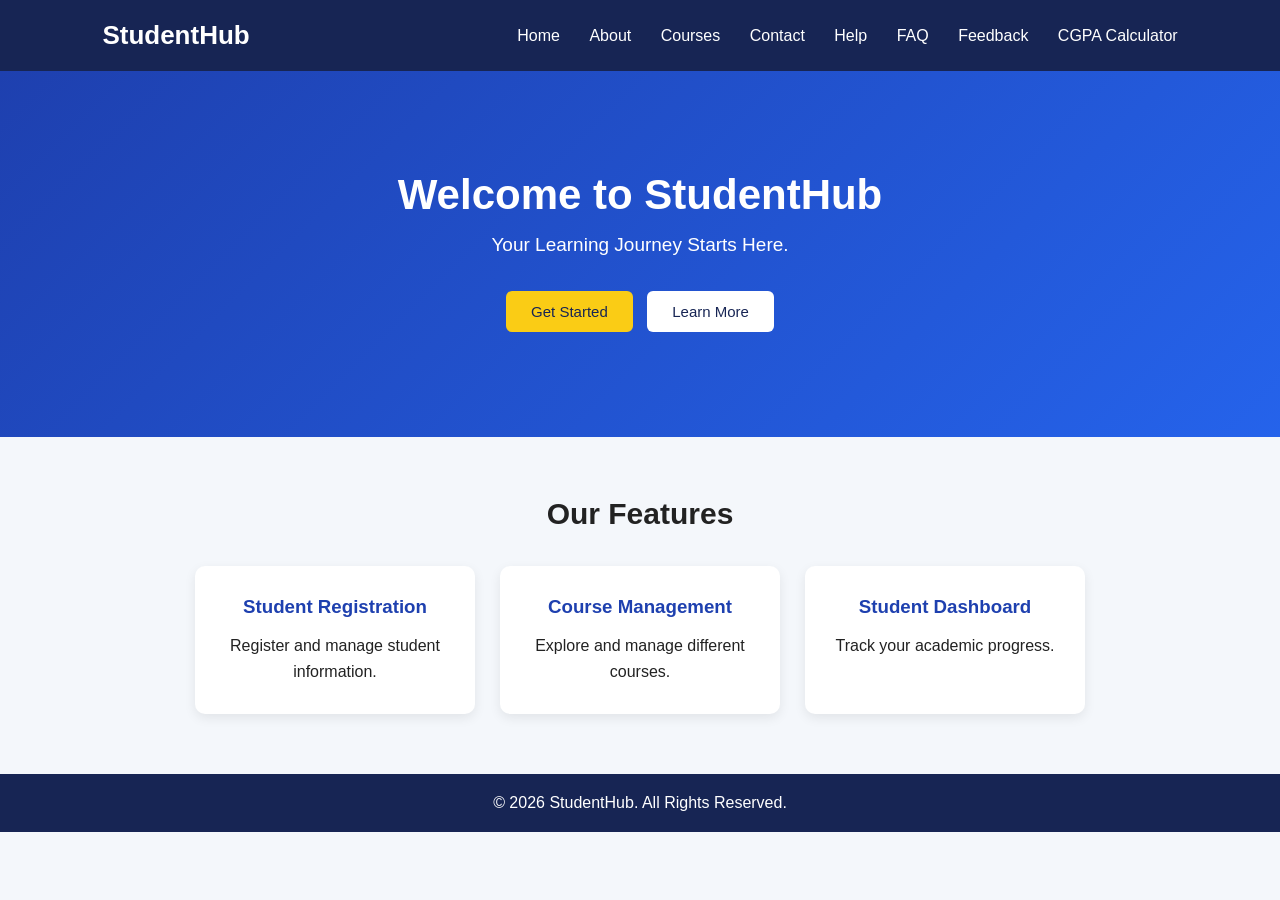
<file: index.html>
<!DOCTYPE html>
<html lang="en">
<head>
    <meta charset="UTF-8">
    <meta name="viewport" content="width=device-width, initial-scale=1.0">
    <title>StudentHub - Student Management</title>
    <link rel="stylesheet" href="style.css">
</head>
<body>

    <header>
        <h2>StudentHub</h2>

        <nav>
            <a href="index.html">Home</a>
            <a href="about.html">About</a>
            <a href="#">Courses</a>
            <a href="#">Contact</a>
            <a href="help.html">Help</a>
            <a href="faq.html">FAQ</a>
            <a href="feedback.html">Feedback</a>
            <a href="cgpa.html">CGPA Calculator</a>
        </nav>
    </header>

    <main class="hero">
        <h1>Welcome to StudentHub</h1>
        <p>Your Learning Journey Starts Here.</p>

        <div class="buttons">
            <button>Get Started</button>
            <button>Learn More</button>
        </div>
    </main>

    <section class="features">
        <h2>Our Features</h2>

        <div class="feature-container">
            <div class="feature">
                <h3>Student Registration</h3>
                <p>Register and manage student information.</p>
            </div>

            <div class="feature">
                <h3>Course Management</h3>
                <p>Explore and manage different courses.</p>
            </div>

            <div class="feature">
                <h3>Student Dashboard</h3>
                <p>Track your academic progress.</p>
            </div>
        </div>
    </section>

    <footer>
        <p>© 2026 StudentHub. All Rights Reserved.</p>
    </footer>
<script src="script.js"></script>
</body>
</html>
</file>
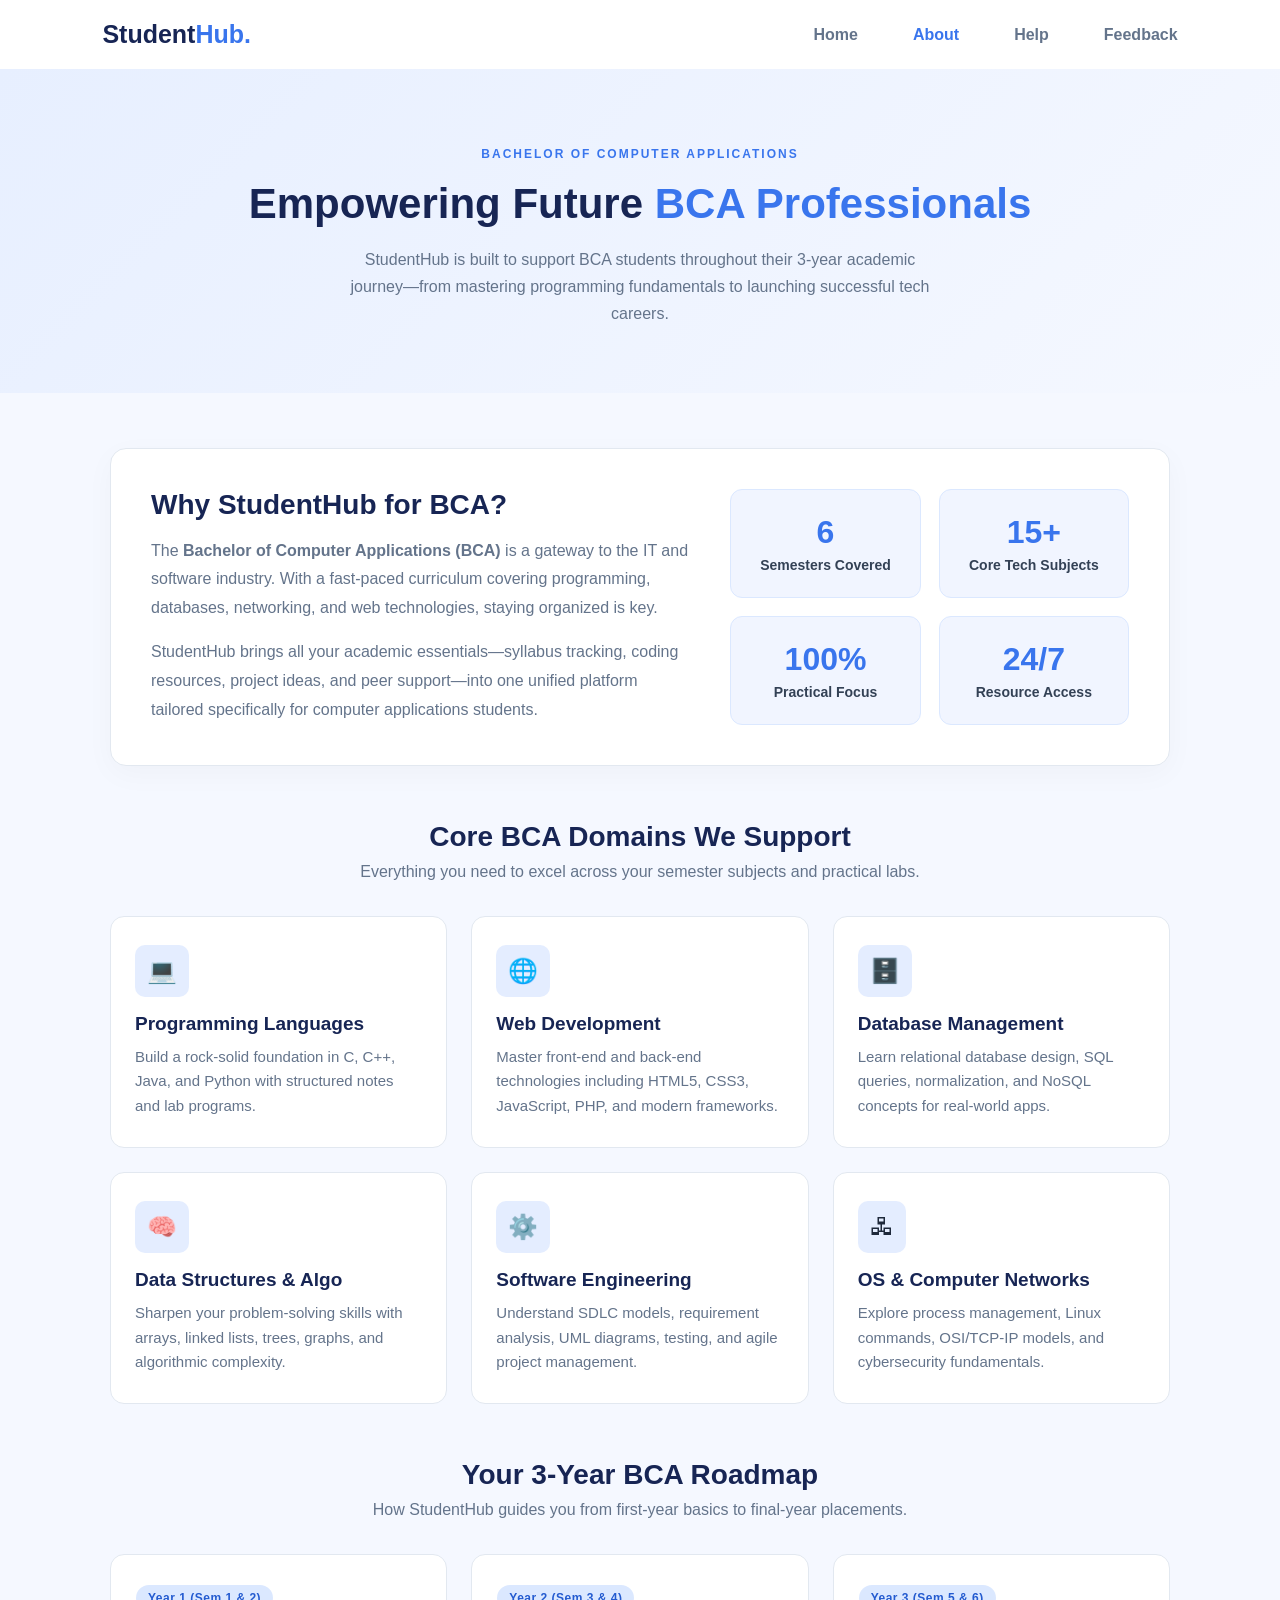
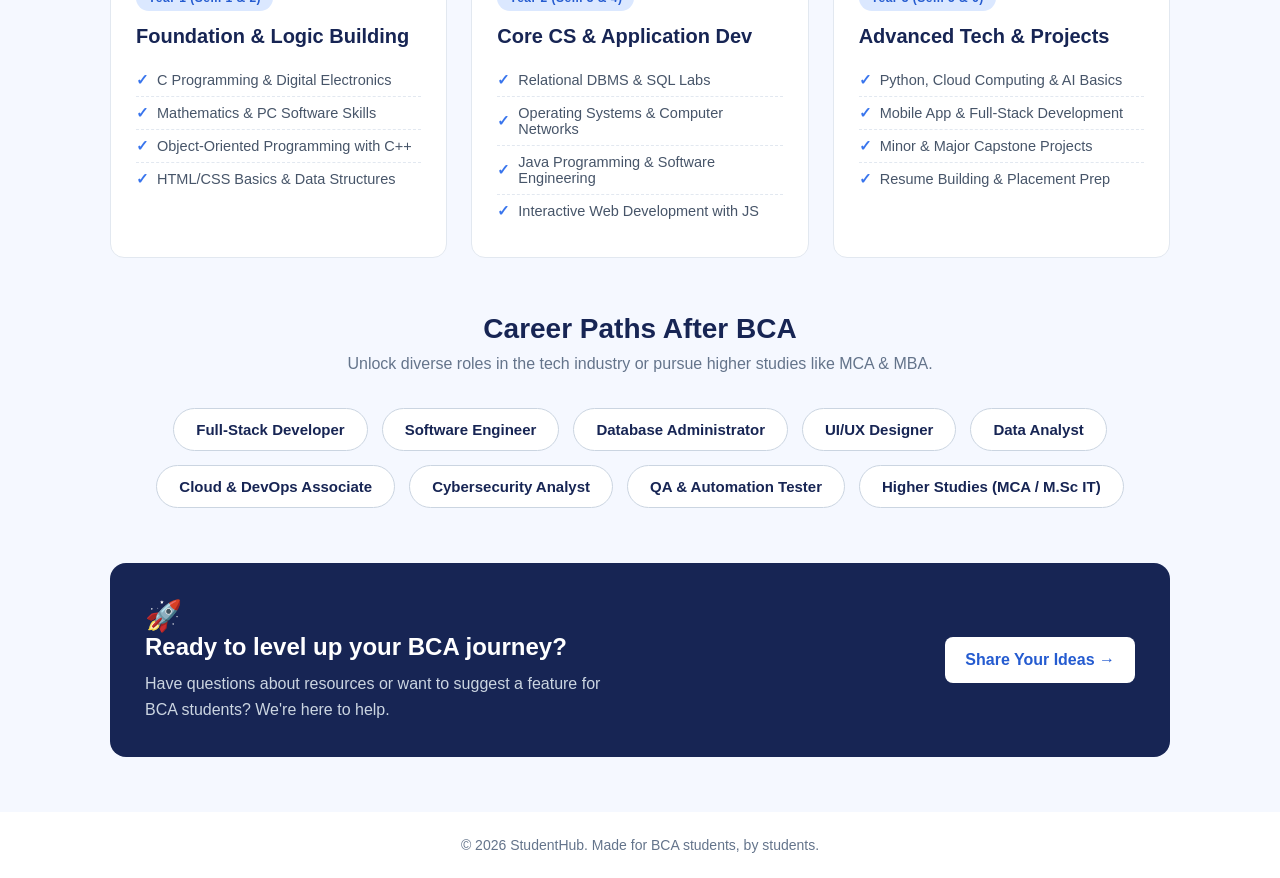
<file: about.html>
<!DOCTYPE html>
<html lang="en">
<head>
    <meta charset="UTF-8">
    <meta name="viewport" content="width=device-width, initial-scale=1.0">
    <title>About BCA | StudentHub</title>
    <link rel="stylesheet" href="style.css">
</head>
<body class="support-page">

    <header class="support-header">
        <a href="index.html" class="support-logo">Student<span>Hub.</span></a>

        <nav class="support-nav">
            <a href="index.html">Home</a>
            <a href="about.html" class="active">About</a>
            <a href="help.html">Help</a>
            <a href="feedback.html">Feedback</a>
        </nav>
    </header>

    <main>
        <section class="about-hero">
            <span class="hero-tag">BACHELOR OF COMPUTER APPLICATIONS</span>
            <h1>Empowering Future <span>BCA Professionals</span></h1>
            <p>StudentHub is built to support BCA students throughout their 3-year academic journey—from mastering programming fundamentals to launching successful tech careers.</p>
        </section>

        <section class="about-container">

            <!-- Mission & Overview -->
            <div class="about-overview">
                <div class="about-text">
                    <h2>Why StudentHub for BCA?</h2>
                    <p>The <strong>Bachelor of Computer Applications (BCA)</strong> is a gateway to the IT and software industry. With a fast-paced curriculum covering programming, databases, networking, and web technologies, staying organized is key.</p>
                    <p>StudentHub brings all your academic essentials—syllabus tracking, coding resources, project ideas, and peer support—into one unified platform tailored specifically for computer applications students.</p>
                </div>
                <div class="about-stats">
                    <div class="stat-box">
                        <h3>6</h3>
                        <p>Semesters Covered</p>
                    </div>
                    <div class="stat-box">
                        <h3>15+</h3>
                        <p>Core Tech Subjects</p>
                    </div>
                    <div class="stat-box">
                        <h3>100%</h3>
                        <p>Practical Focus</p>
                    </div>
                    <div class="stat-box">
                        <h3>24/7</h3>
                        <p>Resource Access</p>
                    </div>
                </div>
            </div>

            <!-- Core Domains Covered -->
            <div class="about-section">
                <div class="section-heading">
                    <h2>Core BCA Domains We Support</h2>
                    <p>Everything you need to excel across your semester subjects and practical labs.</p>
                </div>

                <div class="bca-grid">
                    <div class="bca-card">
                        <span class="bca-icon">💻</span>
                        <h3>Programming Languages</h3>
                        <p>Build a rock-solid foundation in C, C++, Java, and Python with structured notes and lab programs.</p>
                    </div>

                    <div class="bca-card">
                        <span class="bca-icon">🌐</span>
                        <h3>Web Development</h3>
                        <p>Master front-end and back-end technologies including HTML5, CSS3, JavaScript, PHP, and modern frameworks.</p>
                    </div>

                    <div class="bca-card">
                        <span class="bca-icon">🗄️</span>
                        <h3>Database Management</h3>
                        <p>Learn relational database design, SQL queries, normalization, and NoSQL concepts for real-world apps.</p>
                    </div>

                    <div class="bca-card">
                        <span class="bca-icon">🧠</span>
                        <h3>Data Structures & Algo</h3>
                        <p>Sharpen your problem-solving skills with arrays, linked lists, trees, graphs, and algorithmic complexity.</p>
                    </div>

                    <div class="bca-card">
                        <span class="bca-icon">⚙️</span>
                        <h3>Software Engineering</h3>
                        <p>Understand SDLC models, requirement analysis, UML diagrams, testing, and agile project management.</p>
                    </div>

                    <div class="bca-card">
                        <span class="bca-icon">🖧</span>
                        <h3>OS & Computer Networks</h3>
                        <p>Explore process management, Linux commands, OSI/TCP-IP models, and cybersecurity fundamentals.</p>
                    </div>
                </div>
            </div>

            <!-- 3-Year BCA Journey Roadmap -->
            <div class="about-section">
                <div class="section-heading">
                    <h2>Your 3-Year BCA Roadmap</h2>
                    <p>How StudentHub guides you from first-year basics to final-year placements.</p>
                </div>

                <div class="roadmap-grid">
                    <div class="roadmap-card">
                        <span class="year-badge">Year 1 (Sem 1 & 2)</span>
                        <h3>Foundation & Logic Building</h3>
                        <ul>
                            <li>C Programming & Digital Electronics</li>
                            <li>Mathematics & PC Software Skills</li>
                            <li>Object-Oriented Programming with C++</li>
                            <li>HTML/CSS Basics & Data Structures</li>
                        </ul>
                    </div>

                    <div class="roadmap-card">
                        <span class="year-badge">Year 2 (Sem 3 & 4)</span>
                        <h3>Core CS & Application Dev</h3>
                        <ul>
                            <li>Relational DBMS & SQL Labs</li>
                            <li>Operating Systems & Computer Networks</li>
                            <li>Java Programming & Software Engineering</li>
                            <li>Interactive Web Development with JS</li>
                        </ul>
                    </div>

                    <div class="roadmap-card">
                        <span class="year-badge">Year 3 (Sem 5 & 6)</span>
                        <h3>Advanced Tech & Projects</h3>
                        <ul>
                            <li>Python, Cloud Computing & AI Basics</li>
                            <li>Mobile App & Full-Stack Development</li>
                            <li>Minor & Major Capstone Projects</li>
                            <li>Resume Building & Placement Prep</li>
                        </ul>
                    </div>
                </div>
            </div>

            <!-- Career Opportunities -->
            <div class="about-section">
                <div class="section-heading">
                    <h2>Career Paths After BCA</h2>
                    <p>Unlock diverse roles in the tech industry or pursue higher studies like MCA & MBA.</p>
                </div>

                <div class="career-tags">
                    <span class="career-tag">Full-Stack Developer</span>
                    <span class="career-tag">Software Engineer</span>
                    <span class="career-tag">Database Administrator</span>
                    <span class="career-tag">UI/UX Designer</span>
                    <span class="career-tag">Data Analyst</span>
                    <span class="career-tag">Cloud & DevOps Associate</span>
                    <span class="career-tag">Cybersecurity Analyst</span>
                    <span class="career-tag">QA & Automation Tester</span>
                    <span class="career-tag">Higher Studies (MCA / M.Sc IT)</span>
                </div>
            </div>

            <!-- CTA Banner -->
            <section class="contact-card">
                <div>
                    <span class="contact-icon">🚀</span>
                    <h2>Ready to level up your BCA journey?</h2>
                    <p>Have questions about resources or want to suggest a feature for BCA students? We're here to help.</p>
                </div>
                <a href="feedback.html" class="support-btn">Share Your Ideas →</a>
            </section>

        </section>
    </main>

    <footer class="support-footer">
        <p>© 2026 StudentHub. Made for BCA students, by students.</p>
    </footer>

    <script src="script.js"></script>
</body>
</html>
</file>
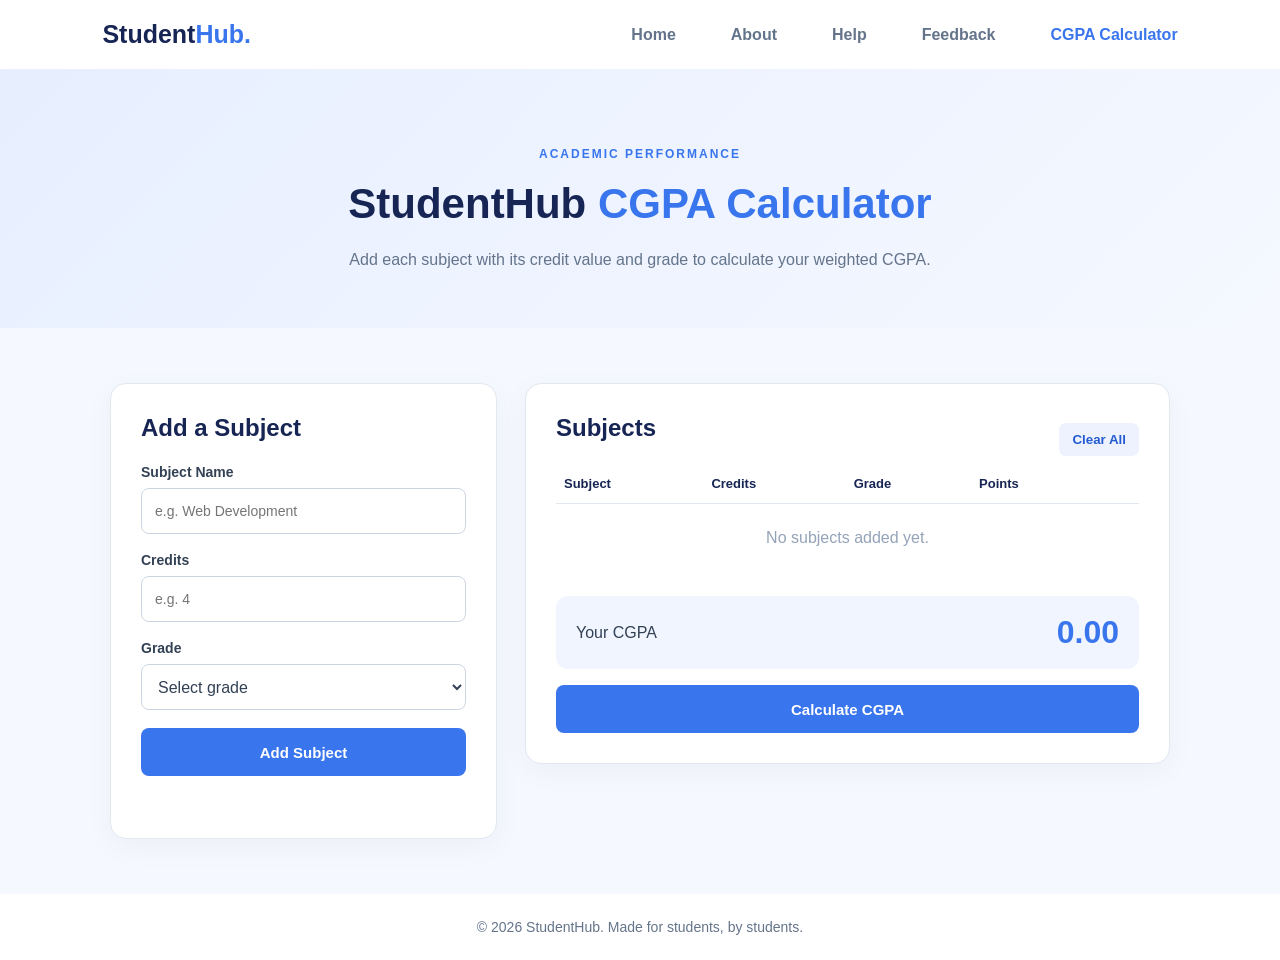
<file: cgpa.html>
<!DOCTYPE html>
<html lang="en">
<head>
    <meta charset="UTF-8">
    <meta name="viewport" content="width=device-width, initial-scale=1.0">
    <title>CGPA Calculator | StudentHub</title>
    <link rel="stylesheet" href="style.css">
    <link rel="stylesheet" href="cgpa.css">
</head>
<body class="support-page">
    <header class="support-header">
        <a href="index.html" class="support-logo">Student<span>Hub.</span></a>

        <nav class="support-nav">
            <a href="index.html">Home</a>
            <a href="about.html">About</a>
            <a href="help.html">Help</a>
            <a href="feedback.html">Feedback</a>
            <a href="cgpa.html" class="active">CGPA Calculator</a>
        </nav>
    </header>

    <main>
        <section class="cgpa-hero">
            <span class="hero-tag">ACADEMIC PERFORMANCE</span>
            <h1>StudentHub <span>CGPA Calculator</span></h1>
            <p>Add each subject with its credit value and grade to calculate your weighted CGPA.</p>
        </section>

        <section class="cgpa-container">
            <div class="cgpa-card">
                <h2>Add a Subject</h2>

                <form id="subjectForm" class="subject-form" novalidate>
                    <div class="form-group">
                        <label for="subjectName">Subject Name</label>
                        <input type="text" id="subjectName" placeholder="e.g. Web Development">
                    </div>

                    <div class="form-group">
                        <label for="subjectCredits">Credits</label>
                        <input type="number" id="subjectCredits" min="1" step="1" placeholder="e.g. 4">
                    </div>

                    <div class="form-group">
                        <label for="subjectGrade">Grade</label>
                        <select id="subjectGrade">
                            <option value="">Select grade</option>
                            <option value="O">O - 10</option>
                            <option value="A+">A+ - 9</option>
                            <option value="A">A - 8</option>
                            <option value="B+">B+ - 7</option>
                            <option value="B">B - 6</option>
                            <option value="C">C - 5</option>
                            <option value="F">F - 0</option>
                        </select>
                    </div>

                    <button type="submit" class="cgpa-primary-btn">Add Subject</button>
                    <p id="cgpaError" class="cgpa-error" aria-live="polite"></p>
                </form>
            </div>

            <div class="cgpa-card subjects-card">
                <div class="subjects-heading">
                    <h2>Subjects</h2>
                    <button type="button" id="clearAllBtn" class="cgpa-clear-btn">Clear All</button>
                </div>

                <div class="subject-table-wrap">
                    <table class="subject-table">
                        <thead>
                            <tr>
                                <th>Subject</th>
                                <th>Credits</th>
                                <th>Grade</th>
                                <th>Points</th>
                                <th><span class="sr-only">Action</span></th>
                            </tr>
                        </thead>
                        <tbody id="subjectTableBody"></tbody>
                    </table>
                    <p id="emptySubjects" class="empty-subjects">No subjects added yet.</p>
                </div>

                <div class="cgpa-result" aria-live="polite">
                    <span>Your CGPA</span>
                    <strong id="cgpaResult">0.00</strong>
                </div>

                <button type="button" id="calculateCgpaBtn" class="cgpa-primary-btn calculate-btn">
                    Calculate CGPA
                </button>
            </div>
        </section>
    </main>

    <footer class="support-footer">
        <p>© 2026 StudentHub. Made for students, by students.</p>
    </footer>

    <script src="cgpa.js"></script>
</body>
</html>
</file>
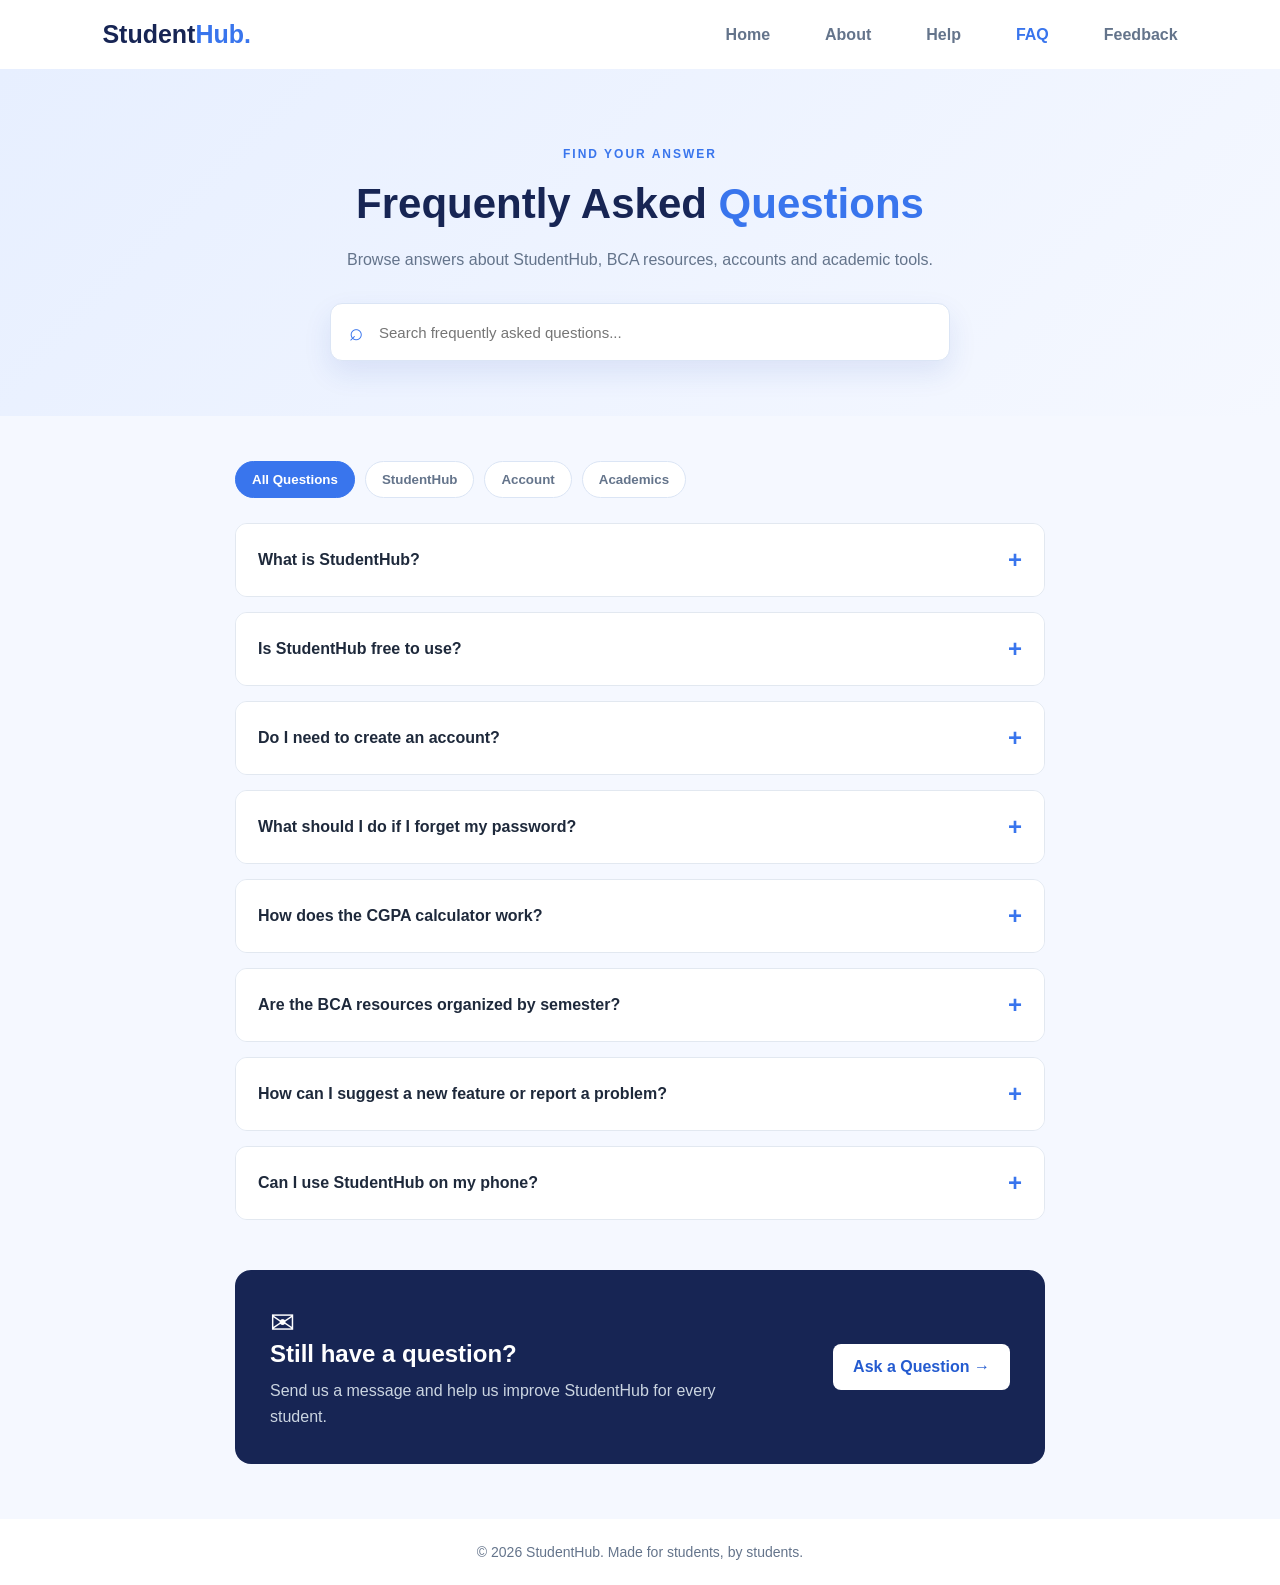
<file: faq.html>
<!DOCTYPE html>
<html lang="en">
<head>
    <meta charset="UTF-8">
    <meta name="viewport" content="width=device-width, initial-scale=1.0">
    <title>FAQ | StudentHub</title>
    <link rel="stylesheet" href="style.css">
</head>
<body class="support-page">

    <header class="support-header">
        <a href="index.html" class="support-logo">Student<span>Hub.</span></a>

        <nav class="support-nav">
            <a href="index.html">Home</a>
            <a href="about.html">About</a>
            <a href="help.html">Help</a>
            <a href="faq.html" class="active">FAQ</a>
            <a href="feedback.html">Feedback</a>
        </nav>
    </header>

    <main>
        <section class="help-hero faq-hero">
            <span class="hero-tag">FIND YOUR ANSWER</span>
            <h1>Frequently Asked <span>Questions</span></h1>
            <p>Browse answers about StudentHub, BCA resources, accounts and academic tools.</p>

            <div class="faq-search">
                <label class="faq-search-icon" for="faqSearch" aria-hidden="true">⌕</label>
                <input id="faqSearch" type="search" placeholder="Search frequently asked questions..." autocomplete="off">
            </div>
        </section>

        <section class="help-content faq-content">
            <div class="faq-filter" aria-label="Filter questions">
                <button class="faq-filter-btn active" type="button" data-filter="all">All Questions</button>
                <button class="faq-filter-btn" type="button" data-filter="studenthub">StudentHub</button>
                <button class="faq-filter-btn" type="button" data-filter="account">Account</button>
                <button class="faq-filter-btn" type="button" data-filter="academics">Academics</button>
            </div>

            <div class="faq-list" id="faqList">
                <article class="faq-item" data-category="studenthub">
                    <button class="faq-question" type="button" aria-expanded="false">
                        What is StudentHub?
                        <span aria-hidden="true">+</span>
                    </button>
                    <div class="faq-answer">
                        <p>StudentHub is an all-in-one academic platform for students to explore BCA resources, learn about courses and tools, and track academic information.</p>
                    </div>
                </article>

                <article class="faq-item" data-category="studenthub">
                    <button class="faq-question" type="button" aria-expanded="false">
                        Is StudentHub free to use?
                        <span aria-hidden="true">+</span>
                    </button>
                    <div class="faq-answer">
                        <p>Yes. The StudentHub resources and tools displayed on this website are available to students at no cost.</p>
                    </div>
                </article>

                <article class="faq-item" data-category="account">
                    <button class="faq-question" type="button" aria-expanded="false">
                        Do I need to create an account?
                        <span aria-hidden="true">+</span>
                    </button>
                    <div class="faq-answer">
                        <p>An account is not required to view public pages or use the CGPA calculator. Account registration may be required for future personalized features.</p>
                    </div>
                </article>

                <article class="faq-item" data-category="account">
                    <button class="faq-question" type="button" aria-expanded="false">
                        What should I do if I forget my password?
                        <span aria-hidden="true">+</span>
                    </button>
                    <div class="faq-answer">
                        <p>If password recovery is enabled for your account, select "Forgot Password" on the login page and follow the verification instructions.</p>
                    </div>
                </article>

                <article class="faq-item" data-category="academics">
                    <button class="faq-question" type="button" aria-expanded="false">
                        How does the CGPA calculator work?
                        <span aria-hidden="true">+</span>
                    </button>
                    <div class="faq-answer">
                        <p>Enter the course grades or grade points and credit values for each subject. The calculator uses their weighted average to estimate your CGPA.</p>
                    </div>
                </article>

                <article class="faq-item" data-category="academics">
                    <button class="faq-question" type="button" aria-expanded="false">
                        Are the BCA resources organized by semester?
                        <span aria-hidden="true">+</span>
                    </button>
                    <div class="faq-answer">
                        <p>Yes. The About page includes a three-year BCA roadmap covering the subjects and learning areas commonly found in the six semesters.</p>
                    </div>
                </article>

                <article class="faq-item" data-category="studenthub">
                    <button class="faq-question" type="button" aria-expanded="false">
                        How can I suggest a new feature or report a problem?
                        <span aria-hidden="true">+</span>
                    </button>
                    <div class="faq-answer">
                        <p>Open the Feedback page and describe your suggestion or issue. Include clear details so that the request can be reviewed effectively.</p>
                    </div>
                </article>

                <article class="faq-item" data-category="studenthub">
                    <button class="faq-question" type="button" aria-expanded="false">
                        Can I use StudentHub on my phone?
                        <span aria-hidden="true">+</span>
                    </button>
                    <div class="faq-answer">
                        <p>Yes. StudentHub is built with a responsive layout that works across desktop, tablet and mobile screen sizes.</p>
                    </div>
                </article>
            </div>

            <p class="faq-no-results" id="faqNoResults" hidden>No matching questions found.</p>

            <section class="contact-card">
                <div>
                    <span class="contact-icon">✉</span>
                    <h2>Still have a question?</h2>
                    <p>Send us a message and help us improve StudentHub for every student.</p>
                </div>
                <a href="feedback.html" class="support-btn">Ask a Question →</a>
            </section>
        </section>
    </main>

    <footer class="support-footer">
        <p>© 2026 StudentHub. Made for students, by students.</p>
    </footer>

    <script src="script.js"></script>
</body>
</html>
</file>
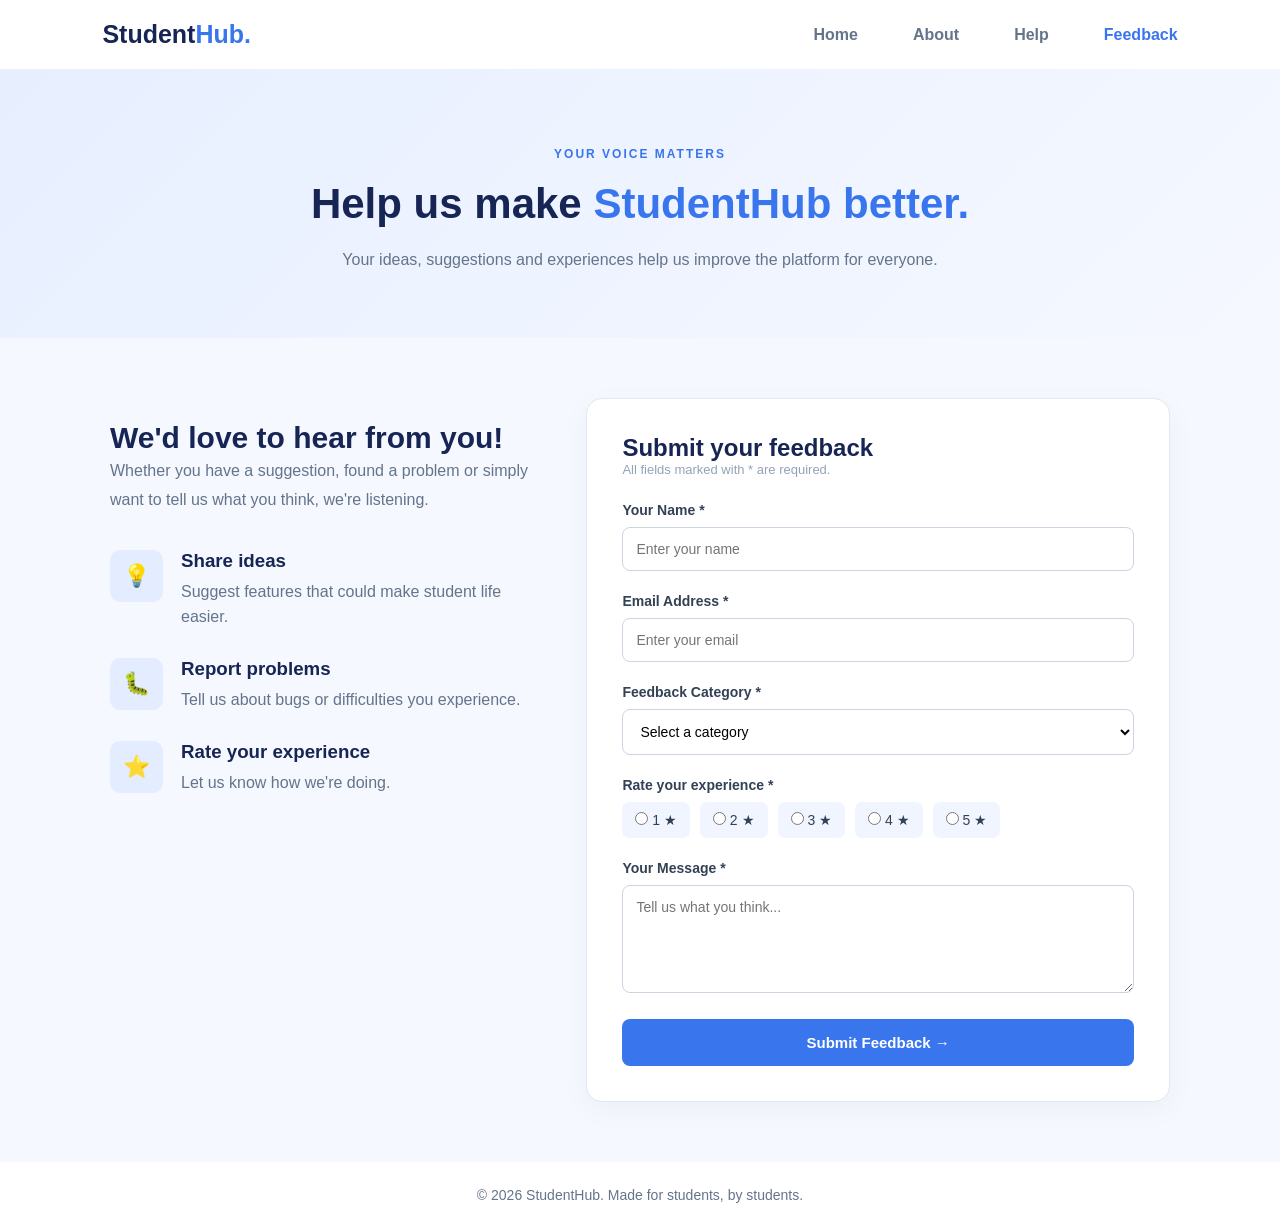
<file: feedback.html>
<!DOCTYPE html>
<html lang="en">
<head>
    <meta charset="UTF-8">
    <meta name="viewport" content="width=device-width, initial-scale=1.0">
    <title>Feedback | StudentHub</title>
    <link rel="stylesheet" href="style.css">
</head>
<body class="support-page">

    <header class="support-header">
        <a href="index.html" class="support-logo">Student<span>Hub.</span></a>

        <nav class="support-nav">
            <a href="index.html">Home</a>
            <a href="about.html">About</a>
            <a href="help.html">Help</a>
            <a href="feedback.html" class="active">Feedback</a>
        </nav>
    </header>

    <main>
        <section class="feedback-hero">
            <span class="hero-tag">YOUR VOICE MATTERS</span>
            <h1>Help us make <span>StudentHub better.</span></h1>
            <p>Your ideas, suggestions and experiences help us improve the platform for everyone.</p>
        </section>

        <section class="feedback-container">

            <div class="feedback-info">
                <h2>We'd love to hear from you!</h2>
                <p>Whether you have a suggestion, found a problem or simply want to tell us what you think, we're listening.</p>

                <div class="feedback-benefit">
                    <span>💡</span>
                    <div>
                        <h3>Share ideas</h3>
                        <p>Suggest features that could make student life easier.</p>
                    </div>
                </div>

                <div class="feedback-benefit">
                    <span>🐛</span>
                    <div>
                        <h3>Report problems</h3>
                        <p>Tell us about bugs or difficulties you experience.</p>
                    </div>
                </div>

                <div class="feedback-benefit">
                    <span>⭐</span>
                    <div>
                        <h3>Rate your experience</h3>
                        <p>Let us know how we're doing.</p>
                    </div>
                </div>
            </div>

            <div class="feedback-form-card">
                <h2>Submit your feedback</h2>
                <p class="form-subtitle">All fields marked with * are required.</p>

                <form id="feedbackForm">

                    <div class="form-group">
                        <label for="name">Your Name *</label>
                        <input type="text" id="name" placeholder="Enter your name" required>
                    </div>

                    <div class="form-group">
                        <label for="email">Email Address *</label>
                        <input type="email" id="email" placeholder="Enter your email" required>
                    </div>

                    <div class="form-group">
                        <label for="category">Feedback Category *</label>
                        <select id="category" required>
                            <option value="">Select a category</option>
                            <option value="Suggestion">Suggestion</option>
                            <option value="Bug Report">Bug Report</option>
                            <option value="General Feedback">General Feedback</option>
                            <option value="User Experience">User Experience</option>
                            <option value="Other">Other</option>
                        </select>
                    </div>

                    <div class="form-group">
                        <label>Rate your experience *</label>
                        <div class="rating-options">
                            <label><input type="radio" name="rating" value="1" required> 1 ★</label>
                            <label><input type="radio" name="rating" value="2"> 2 ★</label>
                            <label><input type="radio" name="rating" value="3"> 3 ★</label>
                            <label><input type="radio" name="rating" value="4"> 4 ★</label>
                            <label><input type="radio" name="rating" value="5"> 5 ★</label>
                        </div>
                    </div>

                    <div class="form-group">
                        <label for="message">Your Message *</label>
                        <textarea id="message" rows="5" placeholder="Tell us what you think..." required></textarea>
                    </div>

                    <button type="submit" class="submit-feedback">
                        Submit Feedback →
                    </button>

                    <p id="feedbackMessage" class="feedback-message"></p>

                </form>
            </div>

        </section>
    </main>

    <footer class="support-footer">
        <p>© 2026 StudentHub. Made for students, by students.</p>
    </footer>

    <script src="script.js"></script>
</body>
</html>
</file>
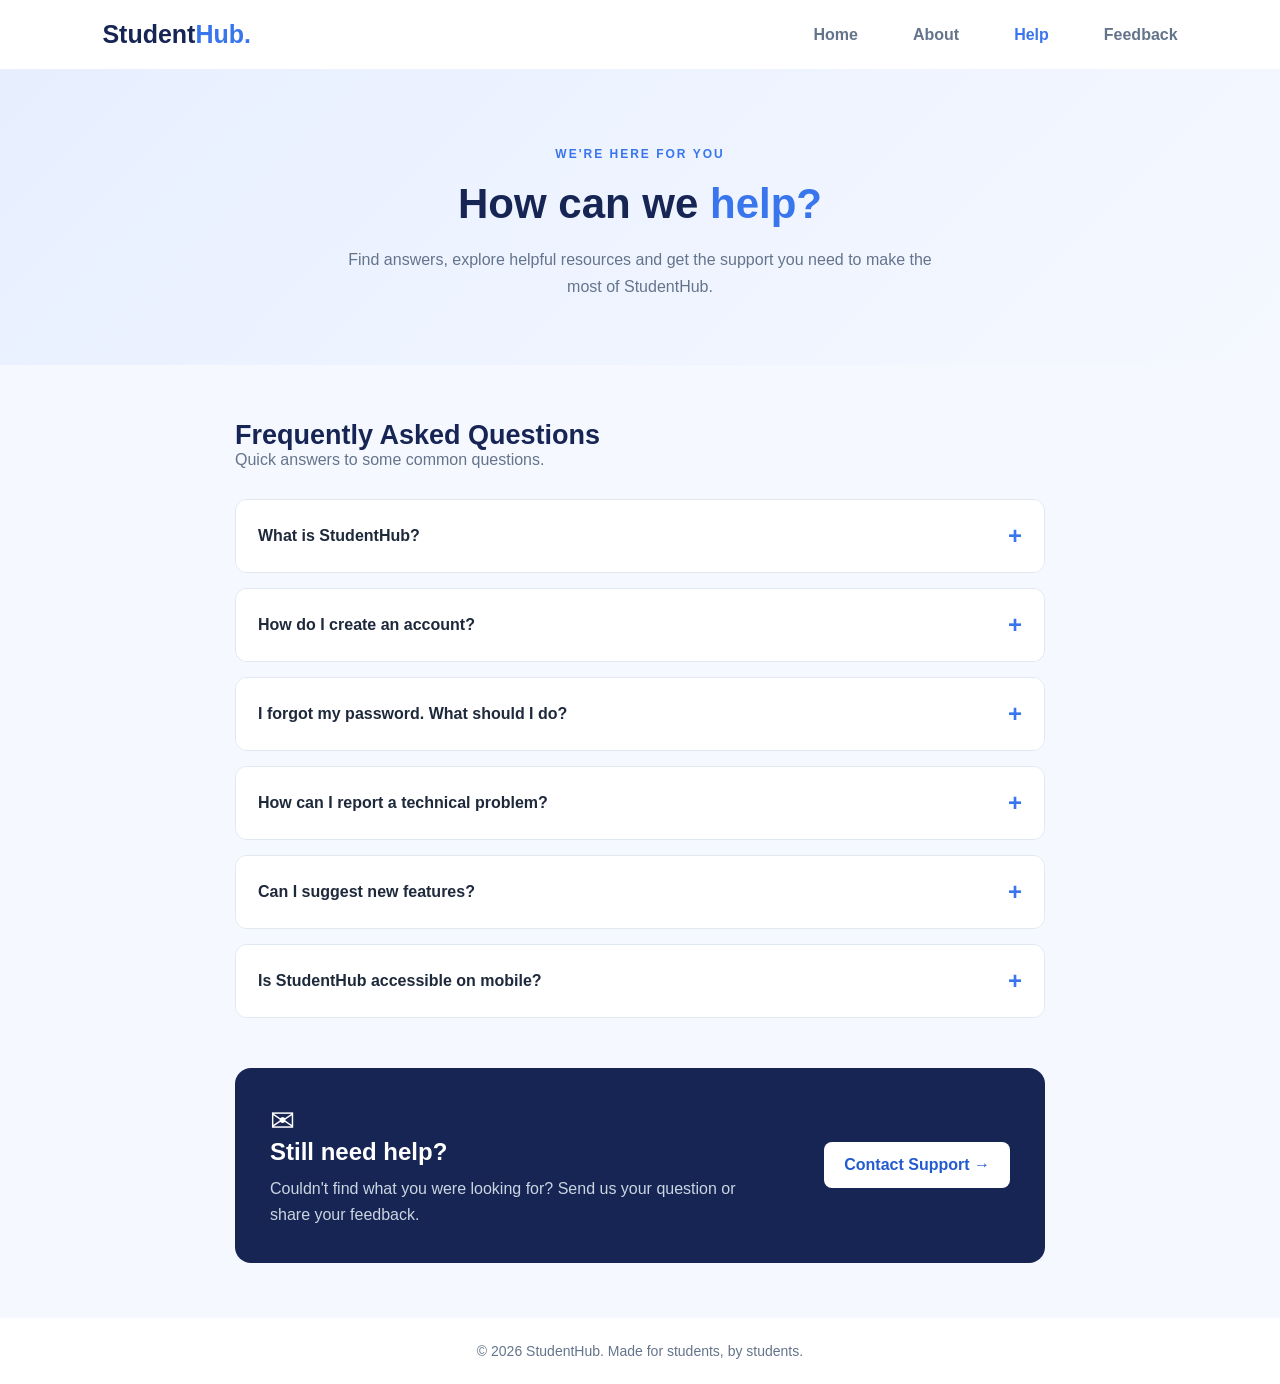
<file: help.html>
<!DOCTYPE html>
<html lang="en">
<head>
    <meta charset="UTF-8">
    <meta name="viewport" content="width=device-width, initial-scale=1.0">
    <title>Help Center | StudentHub</title>
    <link rel="stylesheet" href="style.css">
</head>
<body class="support-page">

    <header class="support-header">
        <a href="index.html" class="support-logo">Student<span>Hub.</span></a>

        <nav class="support-nav">
            <a href="index.html">Home</a>
            <a href="about.html">About</a>
            <a href="help.html" class="active">Help</a>
            <a href="feedback.html">Feedback</a>
        </nav>
    </header>

    <main>
        <section class="help-hero">
            <span class="hero-tag">WE'RE HERE FOR YOU</span>
            <h1>How can we <span>help?</span></h1>
            <p>Find answers, explore helpful resources and get the support you need to make the most of StudentHub.</p>
        </section>

        <section class="help-content">

            <div class="help-intro">
                <h2>Frequently Asked Questions</h2>
                <p>Quick answers to some common questions.</p>
            </div>

            <div class="faq-list">

                <div class="faq-item">
                    <button class="faq-question">
                        What is StudentHub?
                        <span>+</span>
                    </button>
                    <div class="faq-answer">
                        <p>StudentHub is a platform designed to make student life easier by bringing useful academic resources and student-related services together in one place.</p>
                    </div>
                </div>

                <div class="faq-item">
                    <button class="faq-question">
                        How do I create an account?
                        <span>+</span>
                    </button>
                    <div class="faq-answer">
                        <p>Visit the registration section on the website, enter the required details and follow the instructions to create your account.</p>
                    </div>
                </div>

                <div class="faq-item">
                    <button class="faq-question">
                        I forgot my password. What should I do?
                        <span>+</span>
                    </button>
                    <div class="faq-answer">
                        <p>Go to the login page and look for the Forgot Password option, if available. Follow the password recovery instructions.</p>
                    </div>
                </div>

                <div class="faq-item">
                    <button class="faq-question">
                        How can I report a technical problem?
                        <span>+</span>
                    </button>
                    <div class="faq-answer">
                        <p>Visit our Feedback page and select the option to report a problem. Describe the issue so our team can understand it.</p>
                    </div>
                </div>

                <div class="faq-item">
                    <button class="faq-question">
                        Can I suggest new features?
                        <span>+</span>
                    </button>
                    <div class="faq-answer">
                        <p>Absolutely! We welcome new ideas. Use the Feedback page to share features or improvements you'd like to see.</p>
                    </div>
                </div>

                <div class="faq-item">
                    <button class="faq-question">
                        Is StudentHub accessible on mobile?
                        <span>+</span>
                    </button>
                    <div class="faq-answer">
                        <p>Yes, StudentHub's responsive interface is designed to work across desktops, tablets and mobile devices.</p>
                    </div>
                </div>

            </div>

            <section class="contact-card">
                <div>
                    <span class="contact-icon">✉</span>
                    <h2>Still need help?</h2>
                    <p>Couldn't find what you were looking for? Send us your question or share your feedback.</p>
                </div>
                <a href="feedback.html" class="support-btn">Contact Support →</a>
            </section>

        </section>
    </main>

    <footer class="support-footer">
        <p>© 2026 StudentHub. Made for students, by students.</p>
    </footer>

    <script src="script.js"></script>
</body>
</html>
</file>
<file: style.css>
* {
    margin: 0;
    padding: 0;
    box-sizing: border-box;
}

body {
    font-family: Arial, sans-serif;
    background: #f4f7fb;
    color: #222;
}

header {
    background: #172554;
    color: white;
    padding: 20px 8%;
    display: flex;
    justify-content: space-between;
    align-items: center;
}

header h2 {
    font-size: 26px;
}

nav a {
    color: white;
    text-decoration: none;
    margin-left: 25px;
    font-size: 16px;
}

nav a:hover {
    color: #60a5fa;
}

.hero {
    text-align: center;
    padding: 100px 20px;
    background: linear-gradient(135deg, #1e40af, #2563eb);
    color: white;
}

.hero h1 {
    font-size: 42px;
    margin-bottom: 15px;
}

.hero p {
    font-size: 19px;
    margin-bottom: 30px;
}

.buttons button {
    padding: 12px 25px;
    margin: 5px;
    border: none;
    border-radius: 6px;
    cursor: pointer;
    font-size: 15px;
}

.buttons button:first-child {
    background: #facc15;
    color: #172554;
}

.buttons button:last-child {
    background: white;
    color: #172554;
}

.features {
    padding: 60px 8%;
    text-align: center;
}

.features h2 {
    font-size: 30px;
    margin-bottom: 35px;
}

.feature-container {
    display: flex;
    justify-content: center;
    gap: 25px;
    flex-wrap: wrap;
}

.feature {
    background: white;
    padding: 30px 20px;
    width: 280px;
    border-radius: 10px;
    box-shadow: 0 4px 12px rgba(0,0,0,0.08);
}

.feature h3 {
    color: #1e40af;
    margin-bottom: 15px;
}

.feature p {
    line-height: 1.6;
}

footer {
    background: #172554;
    color: white;
    text-align: center;
    padding: 20px;
}

/* ================================
   STUDENTHUB HELP & FEEDBACK PAGES
================================ */

.support-page {
    margin: 0;
    background: #f5f8ff;
    color: #1e293b;
    font-family: Arial, sans-serif;
    min-height: 100vh;
}

.support-header {
    background: #ffffff;
    padding: 20px 8%;
    display: flex;
    justify-content: space-between;
    align-items: center;
    box-shadow: 0 2px 12px rgba(0,0,0,0.05);
}

.support-logo {
    text-decoration: none;
    font-size: 25px;
    font-weight: 800;
    color: #172554;
}

.support-logo span {
    color: #3975ed;
}

.support-nav {
    display: flex;
    gap: 30px;
}

.support-nav a {
    text-decoration: none;
    color: #64748b;
    font-weight: 600;
    transition: 0.3s;
}

.support-nav a:hover,
.support-nav a.active {
    color: #3975ed;
}

.help-hero,
.feedback-hero,
.about-hero {
    text-align: center;
    padding: 75px 20px 65px;
    background: linear-gradient(135deg, #e7efff, #f5f8ff);
}

.hero-tag {
    color: #3975ed;
    font-size: 12px;
    font-weight: bold;
    letter-spacing: 2px;
}

.help-hero h1,
.feedback-hero h1,
.about-hero h1 {
    font-size: 42px;
    margin: 18px 0;
    color: #172554;
}

.help-hero h1 span,
.feedback-hero h1 span,
.about-hero h1 span {
    color: #3975ed;
}

.help-hero p,
.feedback-hero p,
.about-hero p {
    color: #64748b;
    max-width: 600px;
    line-height: 1.7;
    margin: auto;
}

.help-content {
    max-width: 850px;
    margin: 55px auto;
    padding: 0 20px;
}

.help-intro {
    margin-bottom: 30px;
}

.help-intro h2 {
    color: #172554;
    font-size: 27px;
}

.help-intro p {
    color: #64748b;
}

.faq-list {
    display: flex;
    flex-direction: column;
    gap: 15px;
}

.faq-item {
    background: #ffffff;
    border-radius: 12px;
    border: 1px solid #e2e8f0;
    overflow: hidden;
    transition: 0.3s;
}

.faq-item:hover {
    border-color: #9bb9f8;
}

.faq-question {
    width: 100%;
    border: none;
    background: #ffffff;
    padding: 22px;
    display: flex;
    justify-content: space-between;
    align-items: center;
    font-size: 16px;
    font-weight: 600;
    color: #1e293b;
    cursor: pointer;
    text-align: left;
}

.faq-question span {
    color: #3975ed;
    font-size: 24px;
}

.faq-answer {
    display: none;
    padding: 0 22px 20px;
    color: #64748b;
    line-height: 1.7;
}

.faq-item.open .faq-answer {
    display: block;
}

.faq-item.open .faq-question span {
    transform: rotate(45deg);
}

.faq-hero {
    padding-bottom: 55px;
}

.faq-search {
    max-width: 620px;
    height: 58px;
    margin: 30px auto 0;
    background: #ffffff;
    border: 1px solid #dbe5f5;
    border-radius: 12px;
    display: flex;
    align-items: center;
    box-shadow: 0 12px 28px rgba(30, 64, 175, 0.10);
}

.faq-search-icon {
    color: #3975ed;
    font-size: 24px;
    padding: 0 8px 0 18px;
}

.faq-search input {
    flex: 1;
    height: 100%;
    border: none;
    outline: none;
    background: transparent;
    color: #1e293b;
    font: inherit;
    font-size: 15px;
    padding: 0 18px 0 8px;
    border-radius: 12px;
}

.faq-content {
    margin-top: 45px;
}

.faq-filter {
    display: flex;
    gap: 10px;
    flex-wrap: wrap;
    margin-bottom: 25px;
}

.faq-filter-btn {
    border: 1px solid #dbe5f5;
    background: #ffffff;
    color: #64748b;
    border-radius: 30px;
    padding: 10px 16px;
    font-weight: 600;
    cursor: pointer;
}

.faq-filter-btn:hover,
.faq-filter-btn.active {
    background: #3975ed;
    border-color: #3975ed;
    color: #ffffff;
}

.faq-no-results {
    background: #ffffff;
    border: 1px solid #e2e8f0;
    border-radius: 12px;
    padding: 22px;
    color: #64748b;
    text-align: center;
}

.contact-card {
    margin-top: 50px;
    background: #172554;
    border-radius: 16px;
    padding: 35px;
    color: white;
    display: flex;
    justify-content: space-between;
    align-items: center;
    gap: 25px;
}

.contact-icon {
    font-size: 30px;
}

.contact-card h2 {
    margin-bottom: 10px;
}

.contact-card p {
    color: #cbd5e1;
    line-height: 1.6;
    max-width: 480px;
}

.support-btn {
    background: #ffffff;
    color: #245bd0;
    padding: 14px 20px;
    text-decoration: none;
    border-radius: 8px;
    font-weight: bold;
    white-space: nowrap;
}

.support-btn:hover {
    background: #e7efff;
}

/* FEEDBACK PAGE */

.feedback-container {
    max-width: 1100px;
    margin: 60px auto;
    padding: 0 20px;
    display: grid;
    grid-template-columns: 0.85fr 1.15fr;
    gap: 45px;
    align-items: start;
}

.feedback-info {
    padding: 20px 0;
}

.feedback-info h2 {
    color: #172554;
    font-size: 30px;
    line-height: 1.3;
}

.feedback-info > p {
    color: #64748b;
    line-height: 1.8;
    margin-bottom: 35px;
}

.feedback-benefit {
    display: flex;
    gap: 18px;
    margin: 28px 0;
    align-items: flex-start;
}

.feedback-benefit > span {
    background: #e4edff;
    padding: 13px;
    border-radius: 10px;
    font-size: 22px;
}

.feedback-benefit h3 {
    margin: 0 0 7px;
    color: #172554;
}

.feedback-benefit p {
    margin: 0;
    color: #64748b;
    line-height: 1.6;
}

.feedback-form-card {
    background: white;
    padding: 35px;
    border-radius: 16px;
    border: 1px solid #e2e8f0;
    box-shadow: 0 8px 30px rgba(0,0,0,0.04);
}

.feedback-form-card h2 {
    color: #172554;
    margin-top: 0;
}

.form-subtitle {
    color: #94a3b8;
    font-size: 13px;
    margin-bottom: 25px;
}

.form-group {
    margin-bottom: 22px;
}

.form-group > label {
    display: block;
    margin-bottom: 9px;
    font-size: 14px;
    font-weight: 600;
    color: #334155;
}

.form-group input:not([type="radio"]),
.form-group select,
.form-group textarea {
    box-sizing: border-box;
    width: 100%;
    padding: 13px;
    border: 1px solid #cbd5e1;
    border-radius: 8px;
    font-size: 14px;
    font-family: inherit;
    outline: none;
    background: white;
}

.form-group input:focus,
.form-group select:focus,
.form-group textarea:focus {
    border-color: #3975ed;
    box-shadow: 0 0 0 3px rgba(57,117,237,0.1);
}

.form-group textarea {
    resize: vertical;
}

.rating-options {
    display: flex;
    gap: 10px;
    flex-wrap: wrap;
}

.rating-options label {
    background: #f1f5ff;
    padding: 10px 13px;
    border-radius: 7px;
    color: #334155;
    cursor: pointer;
    font-size: 14px;
}

.rating-options label:has(input:checked) {
    background: #dbe8ff;
    color: #245bd0;
}

.submit-feedback {
    width: 100%;
    padding: 15px;
    background: #3975ed;
    color: white;
    border: none;
    border-radius: 8px;
    font-size: 15px;
    font-weight: bold;
    cursor: pointer;
    transition: 0.3s;
}

.submit-feedback:hover {
    background: #245bd0;
}

.feedback-message {
    text-align: center;
    font-size: 14px;
    margin-bottom: 0;
    color: #15803d;
}

.support-footer {
    text-align: center;
    padding: 25px;
    color: #64748b;
    background: white;
    margin-top: 50px;
    font-size: 14px;
}

/* ABOUT BCA PAGE */

.about-container {
    max-width: 1100px;
    margin: 55px auto;
    padding: 0 20px;
}

.about-overview {
    display: grid;
    grid-template-columns: 1.15fr 0.85fr;
    gap: 40px;
    align-items: center;
    background: #ffffff;
    padding: 40px;
    border-radius: 16px;
    border: 1px solid #e2e8f0;
    box-shadow: 0 8px 30px rgba(0,0,0,0.03);
    margin-bottom: 55px;
}

.about-text h2 {
    color: #172554;
    font-size: 28px;
    margin-bottom: 16px;
}

.about-text p {
    color: #64748b;
    line-height: 1.8;
    margin-bottom: 15px;
}

.about-text p:last-child {
    margin-bottom: 0;
}

.about-stats {
    display: grid;
    grid-template-columns: repeat(2, 1fr);
    gap: 18px;
}

.stat-box {
    background: #f1f5ff;
    padding: 24px 18px;
    border-radius: 12px;
    text-align: center;
    border: 1px solid #dbe8ff;
}

.stat-box h3 {
    color: #3975ed;
    font-size: 32px;
    margin-bottom: 6px;
}

.stat-box p {
    color: #334155;
    font-size: 14px;
    font-weight: 600;
}

.about-section {
    margin-bottom: 55px;
}

.section-heading {
    text-align: center;
    margin-bottom: 35px;
}

.section-heading h2 {
    color: #172554;
    font-size: 28px;
    margin-bottom: 10px;
}

.section-heading p {
    color: #64748b;
}

.bca-grid {
    display: grid;
    grid-template-columns: repeat(3, 1fr);
    gap: 24px;
}

.bca-card {
    background: #ffffff;
    padding: 28px 24px;
    border-radius: 14px;
    border: 1px solid #e2e8f0;
    transition: 0.3s;
}

.bca-card:hover {
    border-color: #9bb9f8;
    transform: translateY(-4px);
    box-shadow: 0 10px 25px rgba(57, 117, 237, 0.08);
}

.bca-icon {
    display: inline-block;
    background: #e4edff;
    padding: 12px;
    border-radius: 10px;
    font-size: 24px;
    margin-bottom: 16px;
}

.bca-card h3 {
    color: #172554;
    font-size: 19px;
    margin-bottom: 10px;
}

.bca-card p {
    color: #64748b;
    line-height: 1.65;
    font-size: 15px;
}

.roadmap-grid {
    display: grid;
    grid-template-columns: repeat(3, 1fr);
    gap: 24px;
}

.roadmap-card {
    background: #ffffff;
    padding: 30px 25px;
    border-radius: 14px;
    border: 1px solid #e2e8f0;
    position: relative;
}

.year-badge {
    display: inline-block;
    background: #dbe8ff;
    color: #245bd0;
    font-size: 12px;
    font-weight: 700;
    padding: 6px 12px;
    border-radius: 20px;
    margin-bottom: 14px;
    letter-spacing: 0.5px;
}

.roadmap-card h3 {
    color: #172554;
    font-size: 20px;
    margin-bottom: 16px;
}

.roadmap-card ul {
    list-style: none;
    padding: 0;
}

.roadmap-card ul li {
    color: #475569;
    padding: 8px 0;
    border-bottom: 1px dashed #e2e8f0;
    font-size: 14.5px;
    display: flex;
    align-items: center;
    gap: 8px;
}

.roadmap-card ul li:last-child {
    border-bottom: none;
}

.roadmap-card ul li::before {
    content: "✓";
    color: #3975ed;
    font-weight: bold;
}

.career-tags {
    display: flex;
    flex-wrap: wrap;
    justify-content: center;
    gap: 14px;
}

.career-tag {
    background: #ffffff;
    color: #172554;
    border: 1px solid #cbd5e1;
    padding: 12px 22px;
    border-radius: 30px;
    font-size: 15px;
    font-weight: 600;
    transition: 0.25s;
}

.career-tag:hover {
    background: #3975ed;
    color: #ffffff;
    border-color: #3975ed;
}

/* MOBILE RESPONSIVENESS */

@media (max-width: 768px) {
    .support-header {
        padding: 18px 5%;
        flex-direction: column;
        gap: 18px;
    }

    .support-nav {
        gap: 20px;
    }

    .help-hero h1,
    .feedback-hero h1,
    .about-hero h1 {
        font-size: 32px;
    }

    .about-overview {
        grid-template-columns: 1fr;
        padding: 25px;
    }

    .bca-grid,
    .roadmap-grid {
        grid-template-columns: 1fr;
    }

    .contact-card {
        flex-direction: column;
        align-items: flex-start;
    }

    .feedback-container {
        grid-template-columns: 1fr;
        gap: 20px;
    }

    .feedback-form-card {
        padding: 23px;
    }
}

@media (max-width: 400px) {
    .support-nav {
        gap: 12px;
        font-size: 14px;
    }
}
</file>
<file: cgpa.css>
.cgpa-hero {
    text-align: center;
    padding: 75px 20px 55px;
    background: linear-gradient(135deg, #e7efff, #f5f8ff);
}

.cgpa-hero h1 {
    color: #172554;
    font-size: 42px;
    margin: 18px 0;
}

.cgpa-hero h1 span {
    color: #3975ed;
}

.cgpa-hero p {
    max-width: 620px;
    margin: auto;
    color: #64748b;
    line-height: 1.7;
}

.cgpa-container {
    max-width: 1100px;
    margin: 55px auto;
    padding: 0 20px;
    display: grid;
    grid-template-columns: 0.75fr 1.25fr;
    gap: 28px;
    align-items: start;
}

.cgpa-card {
    background: #ffffff;
    border: 1px solid #e2e8f0;
    border-radius: 16px;
    box-shadow: 0 8px 30px rgba(0, 0, 0, 0.04);
    padding: 30px;
}

.cgpa-card h2 {
    color: #172554;
    margin-bottom: 22px;
}

.subject-form .form-group {
    margin-bottom: 18px;
}

.subject-form .form-group label {
    display: block;
    margin-bottom: 8px;
    color: #334155;
    font-size: 14px;
    font-weight: 600;
}

.subject-form input,
.subject-form select {
    width: 100%;
    height: 46px;
    border: 1px solid #cbd5e1;
    border-radius: 8px;
    background: #ffffff;
    color: #334155;
    font: inherit;
    padding: 10px 12px;
    outline: none;
}

.subject-form input:focus,
.subject-form select:focus {
    border-color: #3975ed;
    box-shadow: 0 0 0 3px rgba(57, 117, 237, 0.1);
}

.subject-form input.invalid,
.subject-form select.invalid {
    border-color: #dc2626;
}

.cgpa-primary-btn {
    width: 100%;
    min-height: 48px;
    border: none;
    border-radius: 8px;
    background: #3975ed;
    color: #ffffff;
    font-size: 15px;
    font-weight: bold;
    cursor: pointer;
}

.cgpa-primary-btn:hover {
    background: #245bd0;
}

.cgpa-error {
    min-height: 20px;
    margin-top: 12px;
    color: #dc2626;
    font-size: 14px;
}

.subjects-heading {
    display: flex;
    align-items: center;
    justify-content: space-between;
    gap: 15px;
}

.cgpa-clear-btn,
.remove-subject-btn {
    border: none;
    border-radius: 7px;
    cursor: pointer;
}

.cgpa-clear-btn {
    background: #eef2ff;
    color: #245bd0;
    padding: 9px 13px;
    font-weight: 600;
}

.subject-table-wrap {
    overflow-x: auto;
}

.subject-table {
    width: 100%;
    border-collapse: collapse;
}

.subject-table th,
.subject-table td {
    border-bottom: 1px solid #e2e8f0;
    padding: 12px 8px;
    text-align: left;
    color: #475569;
}

.subject-table th {
    color: #172554;
    font-size: 13px;
}

.subject-table td {
    font-size: 14px;
}

.remove-subject-btn {
    background: #fee2e2;
    color: #b91c1c;
    padding: 7px 9px;
    font-size: 13px;
}

.empty-subjects {
    padding: 25px 0;
    text-align: center;
    color: #94a3b8;
}

.cgpa-result {
    display: flex;
    align-items: center;
    justify-content: space-between;
    margin: 24px 0 16px;
    padding: 18px 20px;
    border-radius: 12px;
    background: #f1f5ff;
    color: #334155;
}

.cgpa-result strong {
    color: #3975ed;
    font-size: 32px;
}

.sr-only {
    position: absolute;
    width: 1px;
    height: 1px;
    padding: 0;
    margin: -1px;
    overflow: hidden;
    clip: rect(0, 0, 0, 0);
    white-space: nowrap;
    border: 0;
}

@media (max-width: 768px) {
    .cgpa-hero h1 {
        font-size: 32px;
    }

    .cgpa-container {
        grid-template-columns: 1fr;
        margin: 35px auto;
    }

    .cgpa-card {
        padding: 23px 18px;
    }
}
</file>
